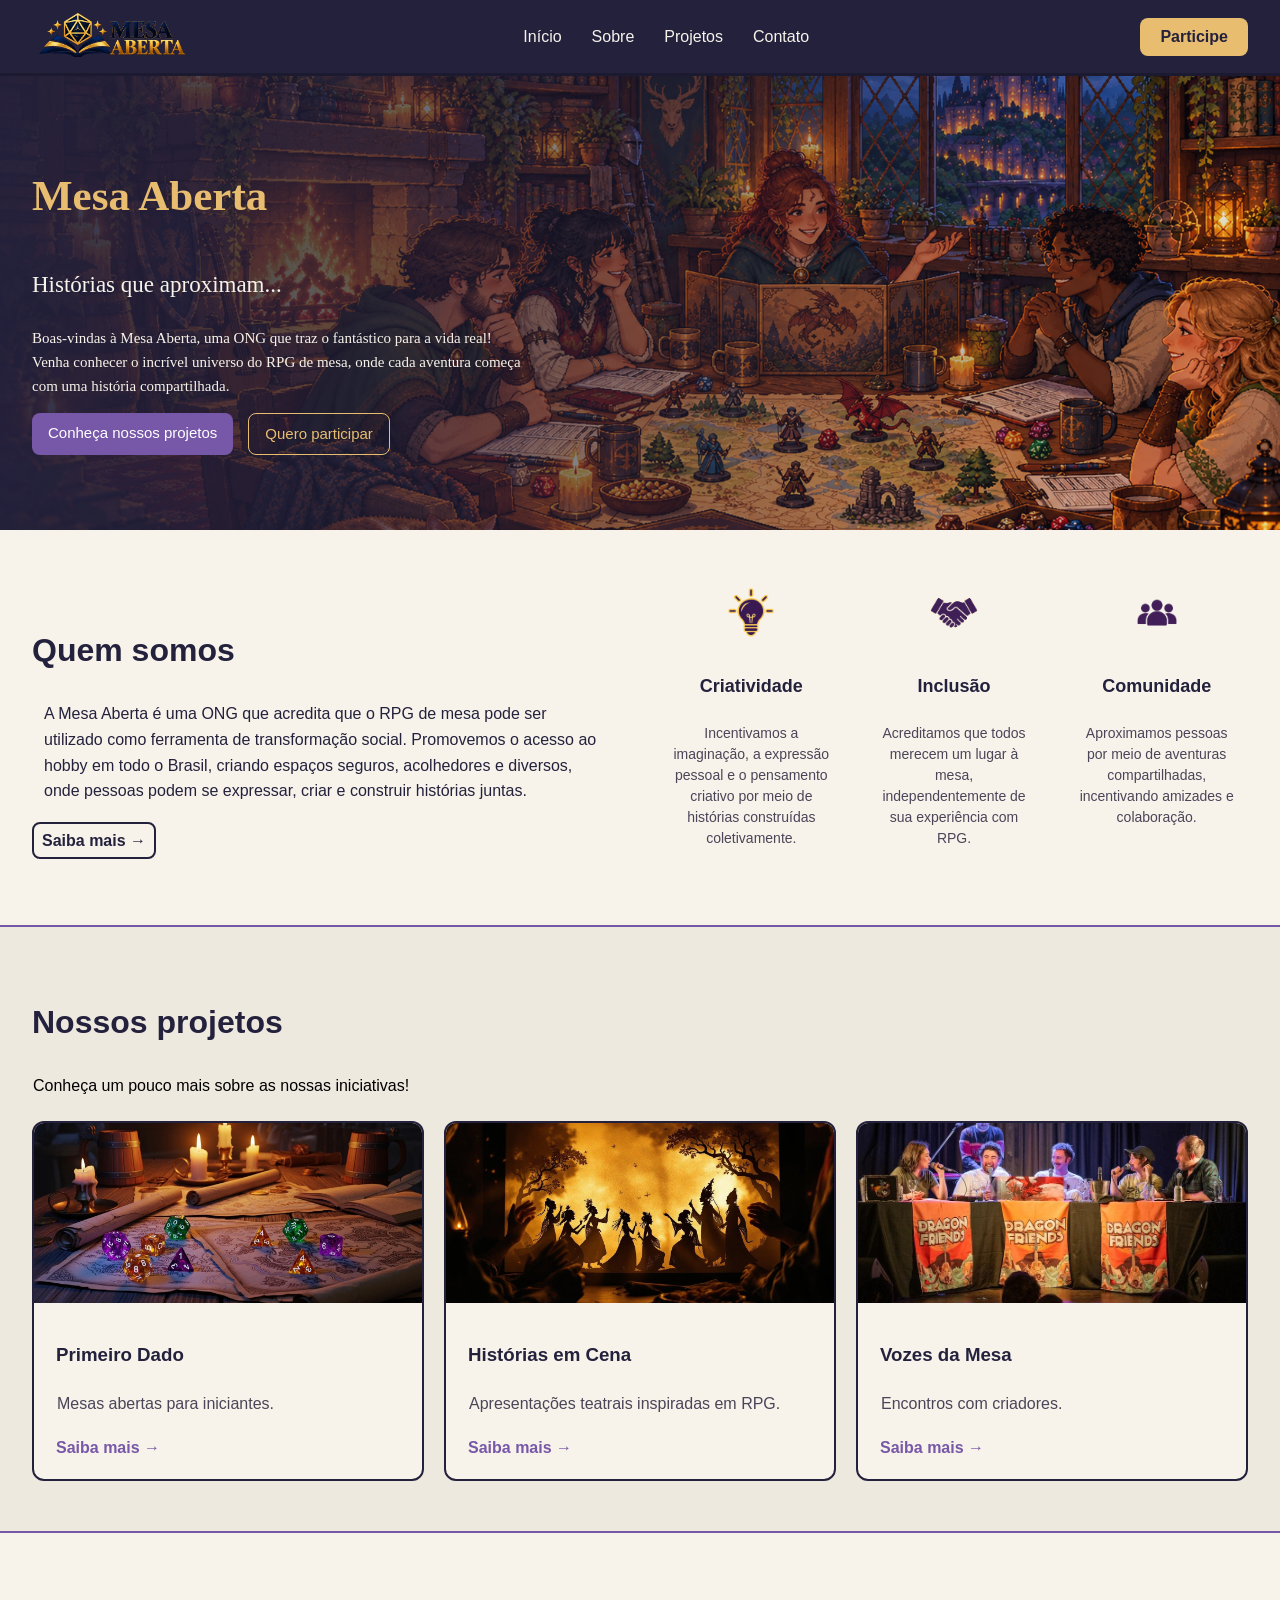
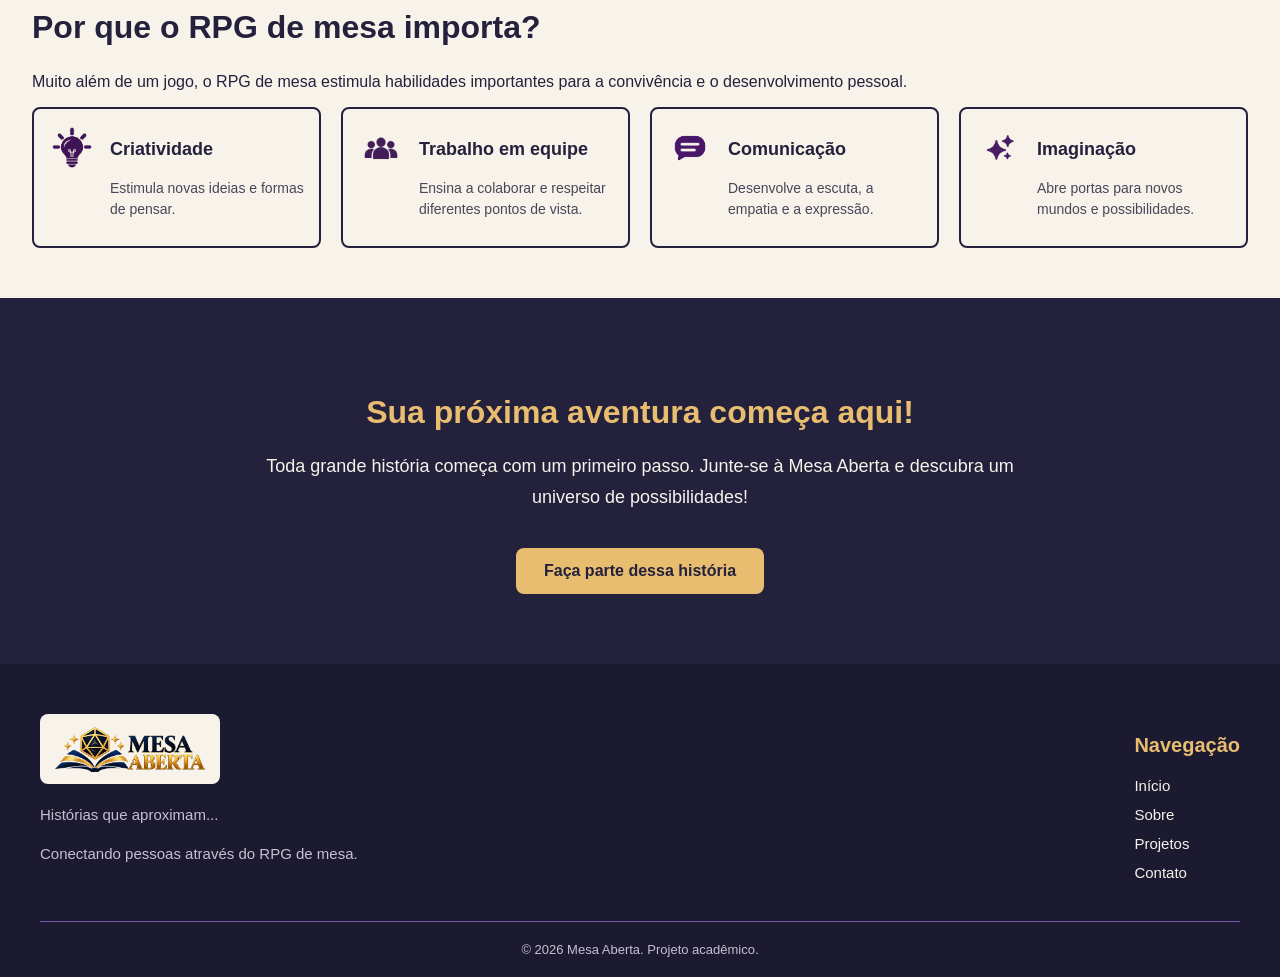
<file: index.html>
<!DOCTYPE html>
<html lang="pt-BR">
<head>
    <meta charset="UTF-8">
    <meta name="viewport" content="width=device-width, initial-scale=1.0">
    <title>Mesa Aberta | Início</title>
    <link rel="stylesheet" href="css/homepage.css">
    <link rel="icon" type="image/png" href="img/favicon.png">
</head>

<body>

    <!----------------- Início do cabeçalho----------------->
    <header>
        
        <a href="index.html"><img src="img/Mesa_Aberta_Logo_Header.png" alt="Logo da ONG, possuindo um livro aberto com um dado de 20 lados no centro." class="logo"></a>

        <nav>
            <a href="index.html">Início</a>
            <a href="sobre.html">Sobre</a>
            <a href="projetos.html">Projetos</a>
            <a href="contato.html">Contato</a>
        </nav>

            <a href="contato.html" class="botao-participe">Participe</a>

    </header>
    <!-----------------Fim do cabeçalho----------------->

    <!-----------------Início do conteúdo principal----------------->
    <main>

    <!-----------------Seção onde apresenta a ong e seu slogan----------------->
        <section class="slogan">

        <div class="conteudo-slogan">
            <h1>Mesa Aberta</h1>
            <p class="frase-slogan">Histórias que aproximam...</p>
            <p>Boas-vindas à Mesa Aberta, uma ONG que traz o fantástico para a vida real! Venha conhecer o incrível universo do RPG de mesa, onde cada aventura começa com uma história compartilhada.</p>

            <div class="botoes-slogan">
                <a href="projetos.html" class="botao-projetos">Conheça nossos projetos</a>
                <a href="contato.html#participar" class="botao-quero-participar">Quero  participar</a>
            </div>
        </div>

        </section>
    <!-----------------Fim da seção slogan----------------->

    <!----------------- Início da seção "quem somos"----------------->
        <section class="quem-somos">

            <div class="apresentacao-ong">
                <h2>Quem somos</h2>

                <p>A Mesa Aberta é uma ONG que acredita que o RPG de mesa pode ser utilizado como ferramenta de transformação social.
                Promovemos o acesso ao hobby em todo o Brasil, criando espaços seguros, acolhedores e diversos, onde pessoas podem se expressar, criar e construir histórias juntas.</p>

                <a href="sobre.html" class="botao-sobre">Saiba mais →</a>
            </div>

            <div class="valores-ong">
                <article>
                    <img src="img/criatividade-icone.png" alt="">
                    <h3>Criatividade</h3>

                    <p>Incentivamos a imaginação, a expressão pessoal e o pensamento criativo por meio de histórias construídas coletivamente.</p>

                </article>

                <article>
                    <img src="img/inclusao-icone.png" alt="">
                    <h3>Inclusão</h3>

                    <p>Acreditamos que todos merecem um lugar à mesa, independentemente de sua experiência com RPG.</p>

                </article>

                <article>
                    <img src="img/comunidade-icone.png" alt="">
                    <h3>Comunidade</h3>

                    <p>Aproximamos pessoas por meio de aventuras compartilhadas, incentivando amizades e colaboração.</p>
                </article>

            </div>

        </section>
    <!----------------- Fim da seção "quem somos"----------------->
<hr class="divisoria">
    <!----------------- Início da seção com resumo dos projetos----------------->
        <section class="nossos-projetos">

            <h2>Nossos projetos</h2>

            <p>Conheça um pouco mais sobre as nossas iniciativas!</p>

            <div class="cards-projetos">

                <article>
                    <img src="img/primeiro_dado.jpg" alt="Mesa com dados de rpg">
                
                    <div class="conteudo-card">
                        <h3>Primeiro Dado</h3>
                        <p>Mesas abertas para iniciantes.</p>
                        <a href="projetos.html" class="link-projeto">Saiba mais →</a>
                    </div>

                </article>
                    
                <article>
                    <img src="img/historias_em_cena.jpg" alt="Apresentação teatral em um palco">

                    <div class="conteudo-card">
                        <h3>Histórias em Cena</h3>
                        <p>Apresentações teatrais inspiradas em RPG.</p>
                        <a href="projetos.html" class="link-projeto">Saiba mais →</a>
                    </div>

                </article>

                <article>
                    <img src="img/vozes_da_mesa.jpg" alt="Participantes de um painel sobre RPG em um palco">

                    <div class="conteudo-card">
                        <h3>Vozes da Mesa</h3>
                        <p>Encontros com criadores.</p>
                        <a href="projetos.html" class="link-projeto">Saiba mais →</a>
                    </div>

                </article>

            </div>

        </section>
    <!----------------- Fim da seção com o resumo dos projetos----------------->    
<hr class="divisoria">
    <!----------------- Início da seção por que importa----------------->
        <section class="por-que-importa">

            <h2>Por que o RPG de mesa importa?</h2>

            <p>Muito além de um jogo, o RPG de mesa estimula habilidades importantes para a convivência e o desenvolvimento pessoal.</p>

            <div class="beneficios">

                <article>
                    <img src="img/criatividade.png" alt="">
                    <div class="texto-beneficio">
                        <h3>Criatividade</h3>
                        <p>Estimula novas ideias e formas de pensar.</p>
                    </div>

                </article>

                <article>
                    <img src="img/comunidade-icone.png" alt="">
                    <div class="texto-beneficio">
                        <h3>Trabalho em equipe</h3>
                        <p>Ensina a colaborar e respeitar diferentes pontos de vista.</p>
                    </div>

                </article>

                <article>
                    <img src="img/comunicacao.png" alt="">
                    <div class="texto-beneficio">
                        <h3>Comunicação</h3>
                        <p>Desenvolve a escuta, a empatia e a expressão.</p>
                    </div>

                </article>

                <article>
                    <img src="img/imaginacao.png" alt="">
                    <div class="texto-beneficio">
                        <h3>Imaginação</h3>
                        <p>Abre portas para novos mundos e possibilidades.</p>
                    </div>
                </article>

            </div>

        </section>
        <!----------------- Fim da seção por que importa----------------->

        <!----------------- Início da seção Participe ----------------->
<section class="convite-participar">

    <div class="conteudo-convite">

        <h2>Sua próxima aventura começa aqui!</h2>

        <p>
            Toda grande história começa com um primeiro
            passo. Junte-se à Mesa Aberta e descubra
            um universo de possibilidades!
        </p>

        <a href="contato.html"
           class="botao-convite">
            Faça parte dessa história
        </a>

    </div>

</section>

    </main>
    <!----------------- Fim do conteúdo principal----------------->

    

    <!-- Início do rodapé-->
   <footer class="rodape">

    <div class="conteudo-rodape">

        <!-- Identidade da ONG -->
        <div class="rodape-identidade">

            <img src="img/Mesa_Aberta_Logo_Header.png"
                 alt="Logo da Mesa Aberta"
                 class="logo-rodape">

            <p>Histórias que aproximam...</p>

            <p>
                Conectando pessoas através
                do RPG de mesa.
            </p>

        </div>

        <!-- Navegação -->
        <div class="rodape-navegacao">

            <h3>Navegação</h3>

            <nav class="rodape-links" aria-label="Navegação do rodapé">
                <a href="index.html">Início</a>
                <a href="sobre.html">Sobre</a>
                <a href="projetos.html">Projetos</a>
                <a href="contato.html">Contato</a>
            </nav>

        </div>

    </div>

    <!-- Parte inferior -->
    <div class="rodape-inferior">
        <p>© 2026 Mesa Aberta. Projeto acadêmico.</p>
    </div>

</footer>
    <!--Fim do rodapé-->

</body>

</html>
</file>
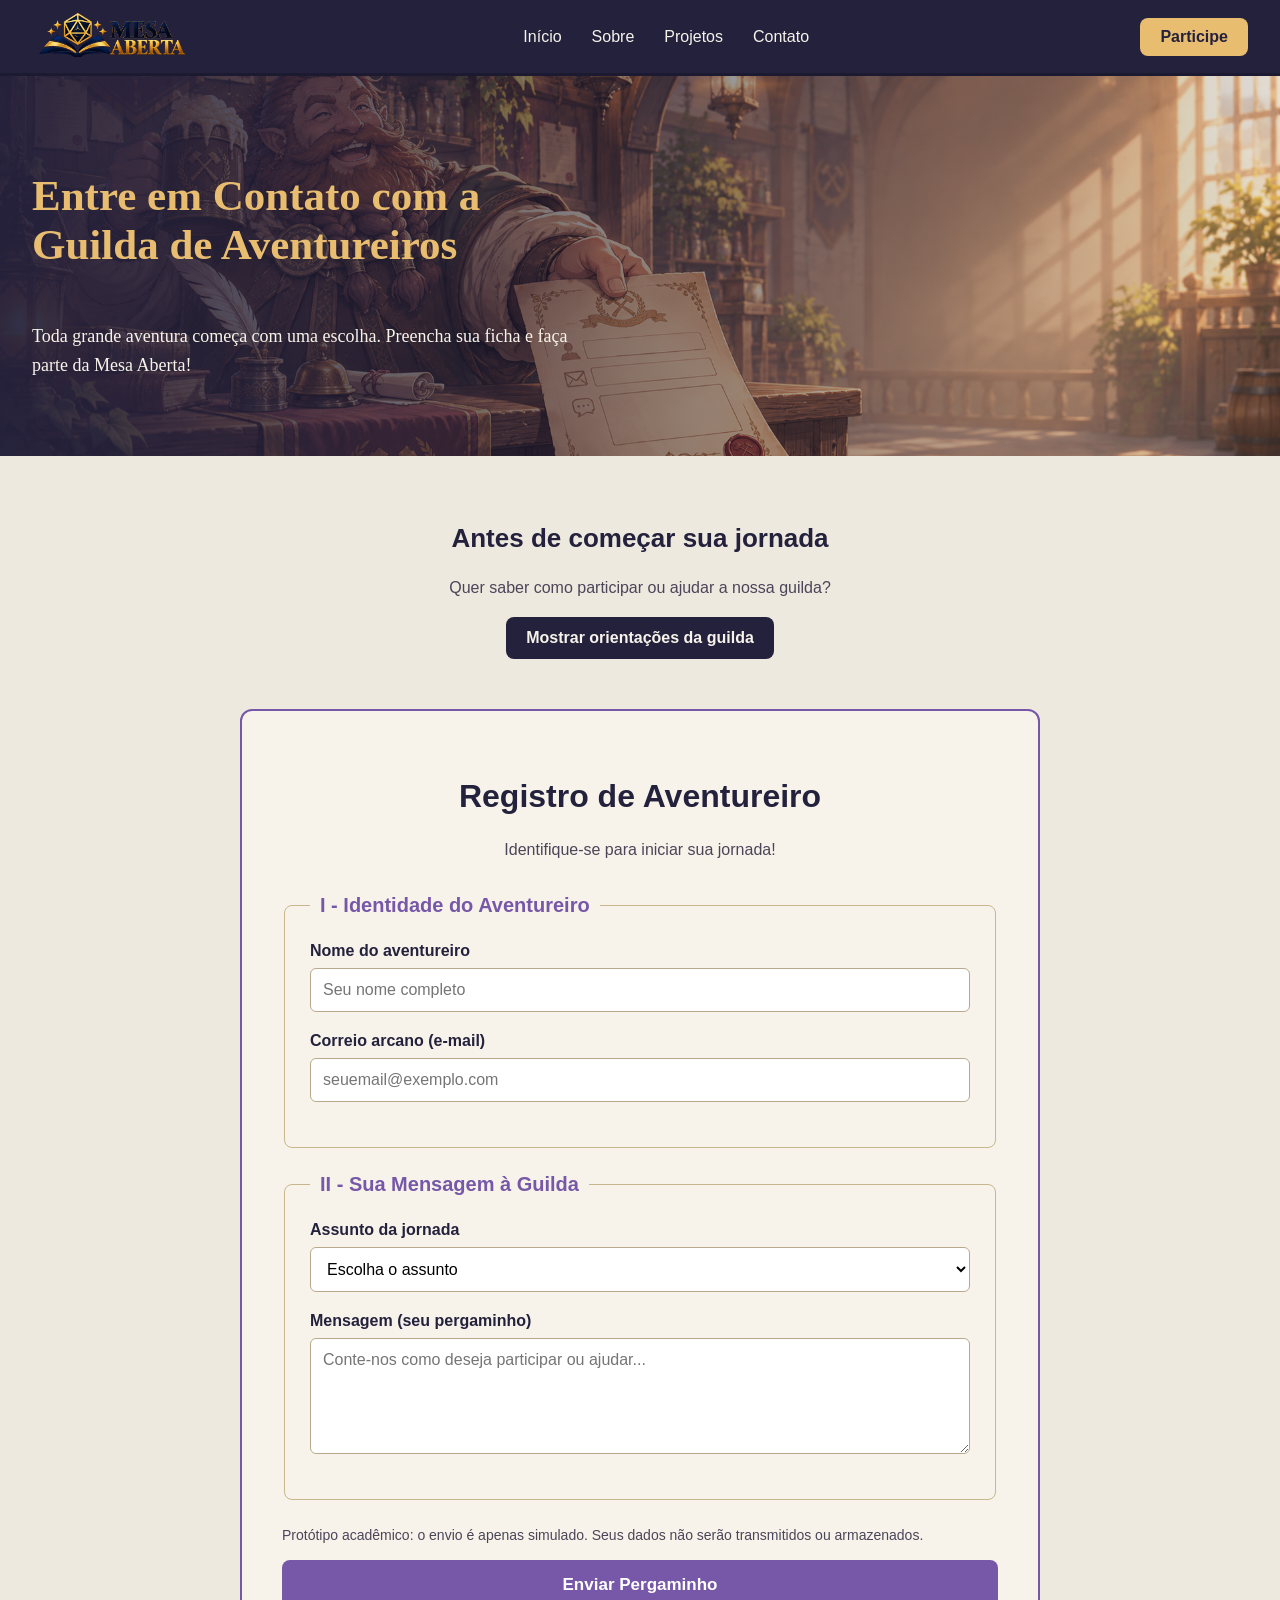
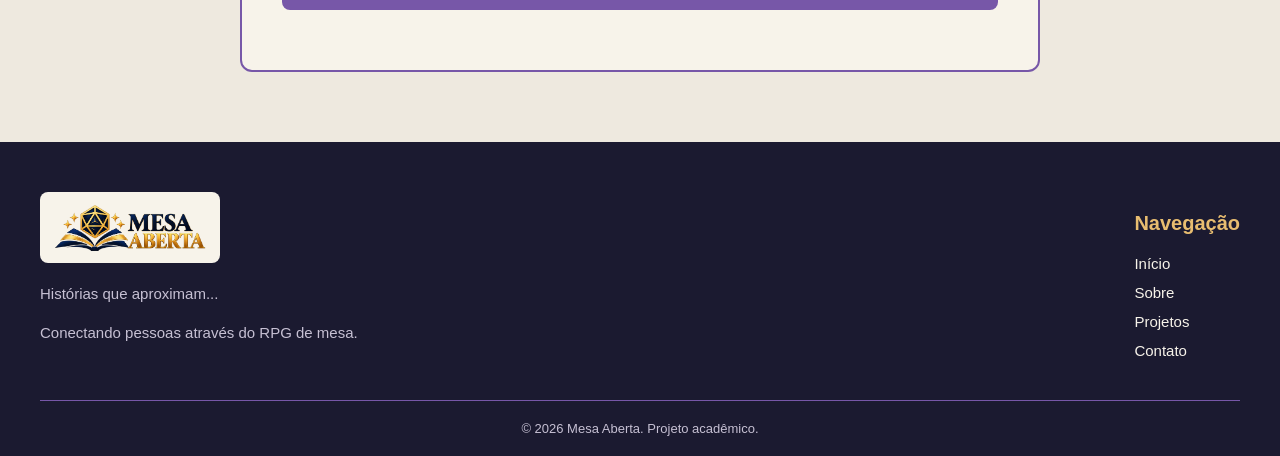
<file: contato.html>
<!DOCTYPE html>
<html lang="pt-BR">
<head>
    <meta charset="UTF-8">
    <meta name="viewport" content="width=device-width, initial-scale=1.0">
    <title>Mesa Aberta | Contato</title>
    <link rel="stylesheet" href="css/contato.css">
    <link rel="icon" type="image/png" href="img/favicon.png">
    <script src="js/contato.js" defer></script>
</head>
<body>
    <!-- Cabecalho compartilhado entre as paginas -->
    <header>
        <a href="index.html">
            <img src="img/Mesa_Aberta_Logo_Header.png"
                 alt="Logo da ONG Mesa Aberta, com livro e dado de vinte faces"
                 class="logo">
        </a>

        <nav aria-label="Navegação principal">
            <a href="index.html">Início</a>
            <a href="sobre.html">Sobre</a>
            <a href="projetos.html">Projetos</a>
            <a href="contato.html">Contato</a>
        </nav>

        <a href="contato.html#participar" class="botao-participe">Participe</a>
    </header>

    <main>
        <!-- Banner com imagem de fundo -->
        <section class="banner-contato">
            <h1>Entre em Contato com a Guilda de Aventureiros</h1>
            <p>
                Toda grande aventura começa com uma escolha.
                Preencha sua ficha e faça parte da Mesa Aberta!
            </p>
        </section>

        <!-- Interacao adicional: orientacoes de participacao -->
        <section class="secao-orientacoes" aria-labelledby="titulo-orientacoes">
            <div class="conteudo-orientacoes">
                <h2 id="titulo-orientacoes">Antes de começar sua jornada</h2>
                <p>Quer saber como participar ou ajudar a nossa guilda?</p>

                <button type="button" id="botao-orientacoes"
                        aria-controls="painel-orientacoes" aria-expanded="false">
                    Mostrar orientações da guilda
                </button>

                <div id="painel-orientacoes" class="painel-orientacoes" hidden>
                    <p>
                        A Mesa Aberta acolhe pessoas que querem conhecer o RPG de mesa,
                        colaborar como voluntárias ou propor parcerias.
                    </p>
                    <p>
                        Para participar, escolha um assunto no formulário abaixo e descreva
                        seu interesse. Não é necessário ter experiência anterior com RPG.
                    </p>
                </div>
            </div>
        </section>

        <!-- Formulario - envio apenas simulado -->
        <section class="secao-ficha" id="participar" aria-labelledby="titulo-ficha">
            <div class="ficha-aventureiro">
                <h2 id="titulo-ficha">Registro de Aventureiro</h2>
                <p class="descricao-ficha">Identifique-se para iniciar sua jornada!</p>

                <form id="form-contato" novalidate>
                    <fieldset class="grupo-ficha">
                        <legend>I - Identidade do Aventureiro</legend>

                        <div class="campo">
                            <label for="nome">Nome do aventureiro</label>
                            <input type="text" id="nome" name="nome"
                                   placeholder="Seu nome completo"
                                   autocomplete="name" minlength="3" required>
                        </div>

                        <div class="campo">
                            <label for="email">Correio arcano (e-mail)</label>
                            <input type="email" id="email" name="email"
                                   placeholder="seuemail@exemplo.com"
                                   autocomplete="email" required>
                        </div>
                    </fieldset>

                    <fieldset class="grupo-ficha">
                        <legend>II - Sua Mensagem à Guilda</legend>

                        <div class="campo">
                            <label for="assunto">Assunto da jornada</label>
                            <select id="assunto" name="assunto" required>
                                <option value="">Escolha o assunto</option>
                                <option value="participar">Participar de um projeto</option>
                                <option value="voluntariado">Ser voluntário</option>
                                <option value="parceria">Propor uma parceria</option>
                                <option value="duvida">Dúvida ou sugestão</option>
                            </select>
                        </div>

                        <div class="campo">
                            <label for="mensagem">Mensagem (seu pergaminho)</label>
                            <textarea id="mensagem" name="mensagem" rows="5"
                                      minlength="10" required
                                      placeholder="Conte-nos como deseja participar ou ajudar..."></textarea>
                        </div>
                    </fieldset>

                    <p class="aviso-simulacao">
                        Protótipo acadêmico: o envio é apenas simulado.
                        Seus dados não serão transmitidos ou armazenados.
                    </p>

                    <button type="submit" class="botao-enviar">Enviar Pergaminho</button>
                    <p id="mensagem-retorno" role="status" aria-live="polite"></p>
                </form>
            </div>
        </section>
    </main>

    <!-- Rodape compartilhado entre as paginas -->
    <footer class="rodape">
        <div class="conteudo-rodape">
            <div class="rodape-identidade">
                <img src="img/Mesa_Aberta_Logo_Header.png"
                     alt="Logo da Mesa Aberta" class="logo-rodape">
                <p>Histórias que aproximam...</p>
                <p>Conectando pessoas através do RPG de mesa.</p>
            </div>

            <div class="rodape-navegacao">
                <h3>Navegação</h3>
                <nav class="rodape-links" aria-label="Navegação do rodapé">
                    <a href="index.html">Início</a>
                    <a href="sobre.html">Sobre</a>
                    <a href="projetos.html">Projetos</a>
                    <a href="contato.html">Contato</a>
                </nav>
            </div>
        </div>

        <div class="rodape-inferior">
            <p>© 2026 Mesa Aberta. Projeto acadêmico.</p>
        </div>
    </footer>
</body>
</html>
</file>
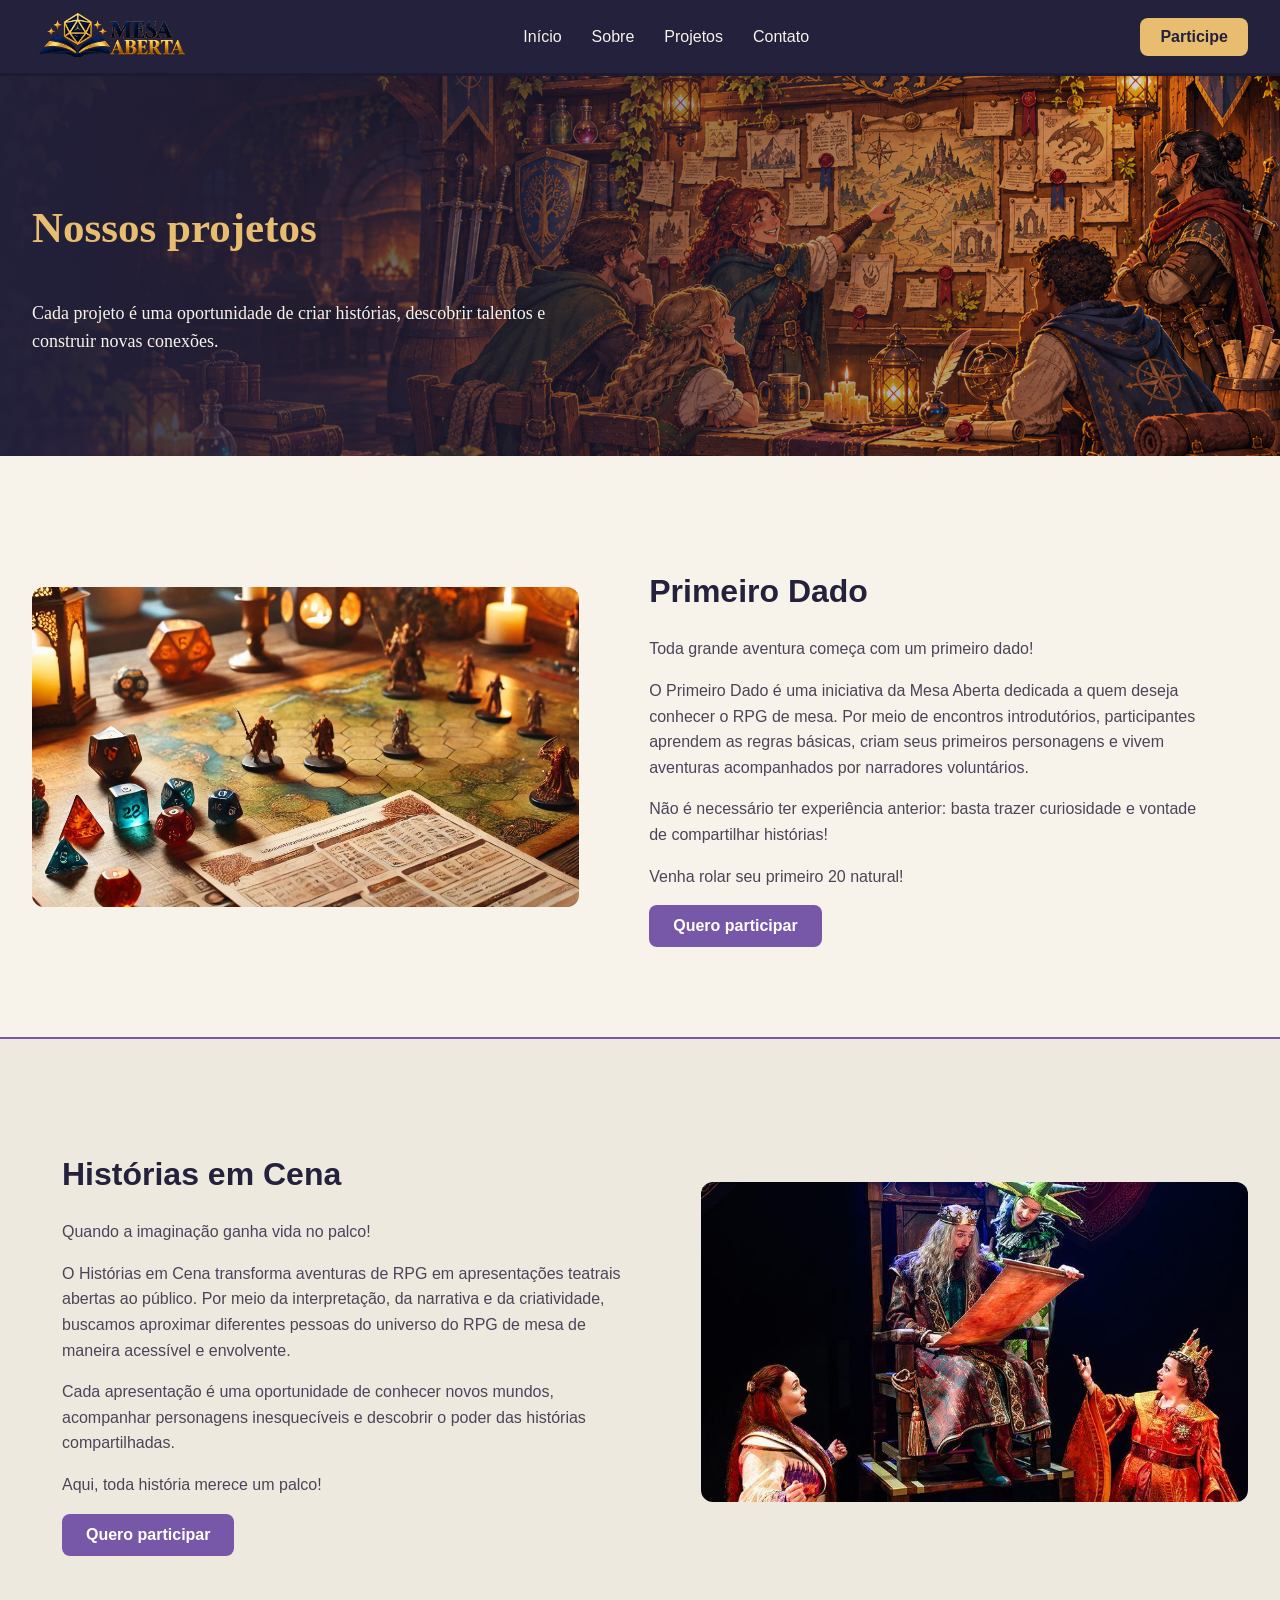
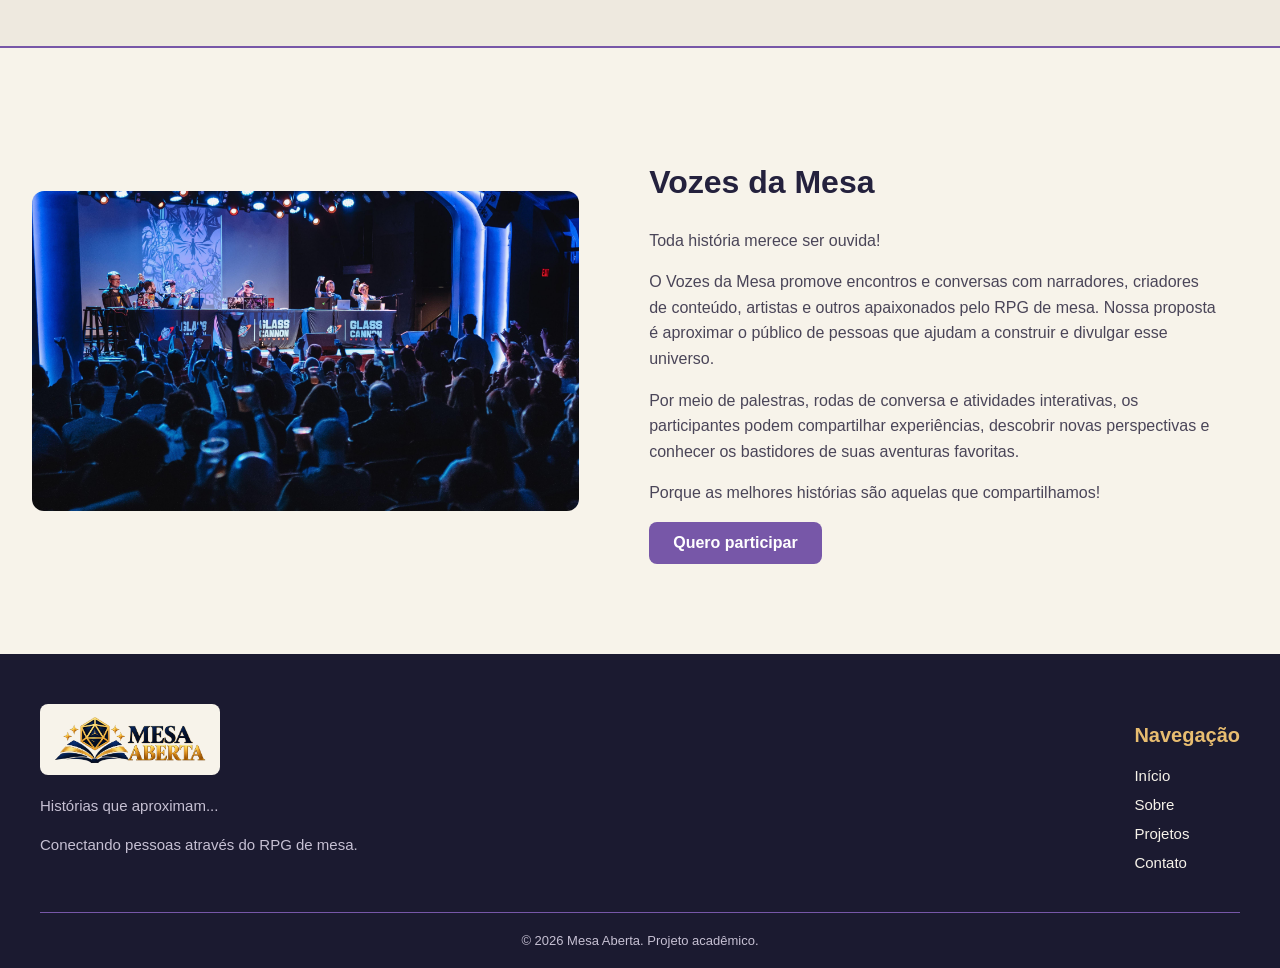
<file: projetos.html>
<!DOCTYPE html>
<html lang="pt-BR">
<head>
    <meta charset="UTF-8">
    <meta name="viewport" content="width=device-width, initial-scale=1.0">
    <title>Mesa Aberta | Projetos</title>
    <link rel="stylesheet" href="css/projetos.css">
    <link rel="icon" type="image/png" href="img/favicon.png">
</head>

<body>

    <!----------------- Início do cabeçalho----------------->
    <header>
        
        <a href="index.html"><img src="img/Mesa_Aberta_Logo_Header.png" alt="Logo da ONG, possuindo um livro aberto com um dado de 20 lados no centro." class="logo"></a>

        <nav>
            <a href="index.html">Início</a>
            <a href="sobre.html">Sobre</a>
            <a href="projetos.html">Projetos</a>
            <a href="contato.html">Contato</a>
        </nav>

            <a href="contato.html" class="botao-participe">Participe</a>

    </header>
    <!----------------- Fim do cabeçalho----------------->

     <!-----------------Início do conteúdo principal----------------->
    <main>

    <!----------------- Banner ----------------->
        <section class="banner-projetos">

            <div class="conteudo-banner">
                <h1>Nossos projetos</h1>
                <p>Cada projeto é uma oportunidade de criar histórias, descobrir talentos e construir novas conexões.</p>
            </div>

        </section>
    <!----------------- Fim do Banner ----------------->

    <!----------------- Seção primeiro dado ----------------->
        <section class="secao-projeto">
            
            <img src="img/primeiro_dado_projeto.jpg" alt="Uma mesa com velas e diversos acessórios de rpg.">

            <div class="conteudo-projeto">

                <h2>Primeiro Dado</h2>
                <p>Toda grande aventura começa com um primeiro dado!</p>
                <p>O Primeiro Dado é uma iniciativa da Mesa Aberta dedicada a quem deseja conhecer o RPG de mesa. Por meio de encontros introdutórios, participantes aprendem as regras básicas, criam seus primeiros personagens e vivem aventuras acompanhados por narradores voluntários.</p>
                <p>Não é necessário ter experiência anterior: basta trazer curiosidade e vontade de compartilhar histórias!</p>
                <p>Venha rolar seu primeiro 20 natural!</p>

                <a href="contato.html" class="botao-projeto">Quero participar</a>

            </div>

        </section>
        <!----------------- Fim da seção primeiro dado ----------------->
<hr class="divisoria-projetos">
        <!----------------- Seção histórias em cena ----------------->
        <section class="secao-projeto projeto-invertido">

            <img src="img/historias_em_cena_projeto.jpg" alt="Um grupo de pessoas atuando">

            <div class="conteudo-projeto">

                <h2>Histórias em Cena</h2>
                <p>Quando a imaginação ganha vida no palco!</p>
                <p>O Histórias em Cena transforma aventuras de RPG em apresentações teatrais abertas ao público. Por meio da interpretação, da narrativa e da criatividade, buscamos aproximar diferentes pessoas do universo do RPG de mesa de maneira acessível e envolvente.</p>
                <p>Cada apresentação é uma oportunidade de conhecer novos mundos, acompanhar personagens inesquecíveis e descobrir o poder das histórias compartilhadas.</p>
                <p>Aqui, toda história merece um palco!</p>

                <a href="contato.html" class="botao-projeto">Quero participar</a>

            </div>

        </section>
    <!----------------- Fim da seção histórias em cena ----------------->
<hr class="divisoria-projetos">
    <!----------------- Início da seção Vozes da Mesa ----------------->

        <section class="secao-projeto">

            <img src="img/vozes_da_mesa_projeto.jpg" alt="Público acompanhando uma apresentação com convidados em um palco.">

            <div class="conteudo-projeto">

                <h2>Vozes da Mesa</h2>
                <p>Toda história merece ser ouvida!</p>
                <p>O Vozes da Mesa promove encontros e conversas com narradores, criadores de conteúdo, artistas e outros apaixonados pelo RPG de mesa. Nossa proposta é aproximar o público de pessoas que ajudam a construir e divulgar esse universo.</p>
                <p>Por meio de palestras, rodas de conversa e atividades interativas, os participantes podem compartilhar experiências, descobrir novas perspectivas e conhecer os bastidores de suas aventuras favoritas.</p>
                <p>Porque as melhores histórias são aquelas que compartilhamos!</p>

                <a href="contato.html" class="botao-projeto">Quero participar</a>

            </div>

        </section>

    </main>
      <!----------------- Fim do conteúdo principal----------------->

        <!-- Início do rodapé-->
   <footer class="rodape">

    <div class="conteudo-rodape">

        <!-- Identidade da ONG -->
        <div class="rodape-identidade">

            <img src="img/Mesa_Aberta_Logo_Header.png"
                 alt="Logo da Mesa Aberta"
                 class="logo-rodape">

            <p>Histórias que aproximam...</p>

            <p>
                Conectando pessoas através
                do RPG de mesa.
            </p>

        </div>

        <!-- Navegação -->
        <div class="rodape-navegacao">

            <h3>Navegação</h3>

            <nav class="rodape-links" aria-label="Navegação do rodapé">
                <a href="index.html">Início</a>
                <a href="sobre.html">Sobre</a>
                <a href="projetos.html">Projetos</a>
                <a href="contato.html">Contato</a>
            </nav>

        </div>

    </div>

    <!-- Parte inferior -->
    <div class="rodape-inferior">
        <p>© 2026 Mesa Aberta. Projeto acadêmico.</p>
    </div>

</footer>
    <!--Fim do rodapé-->

</body>

</html>
</file>
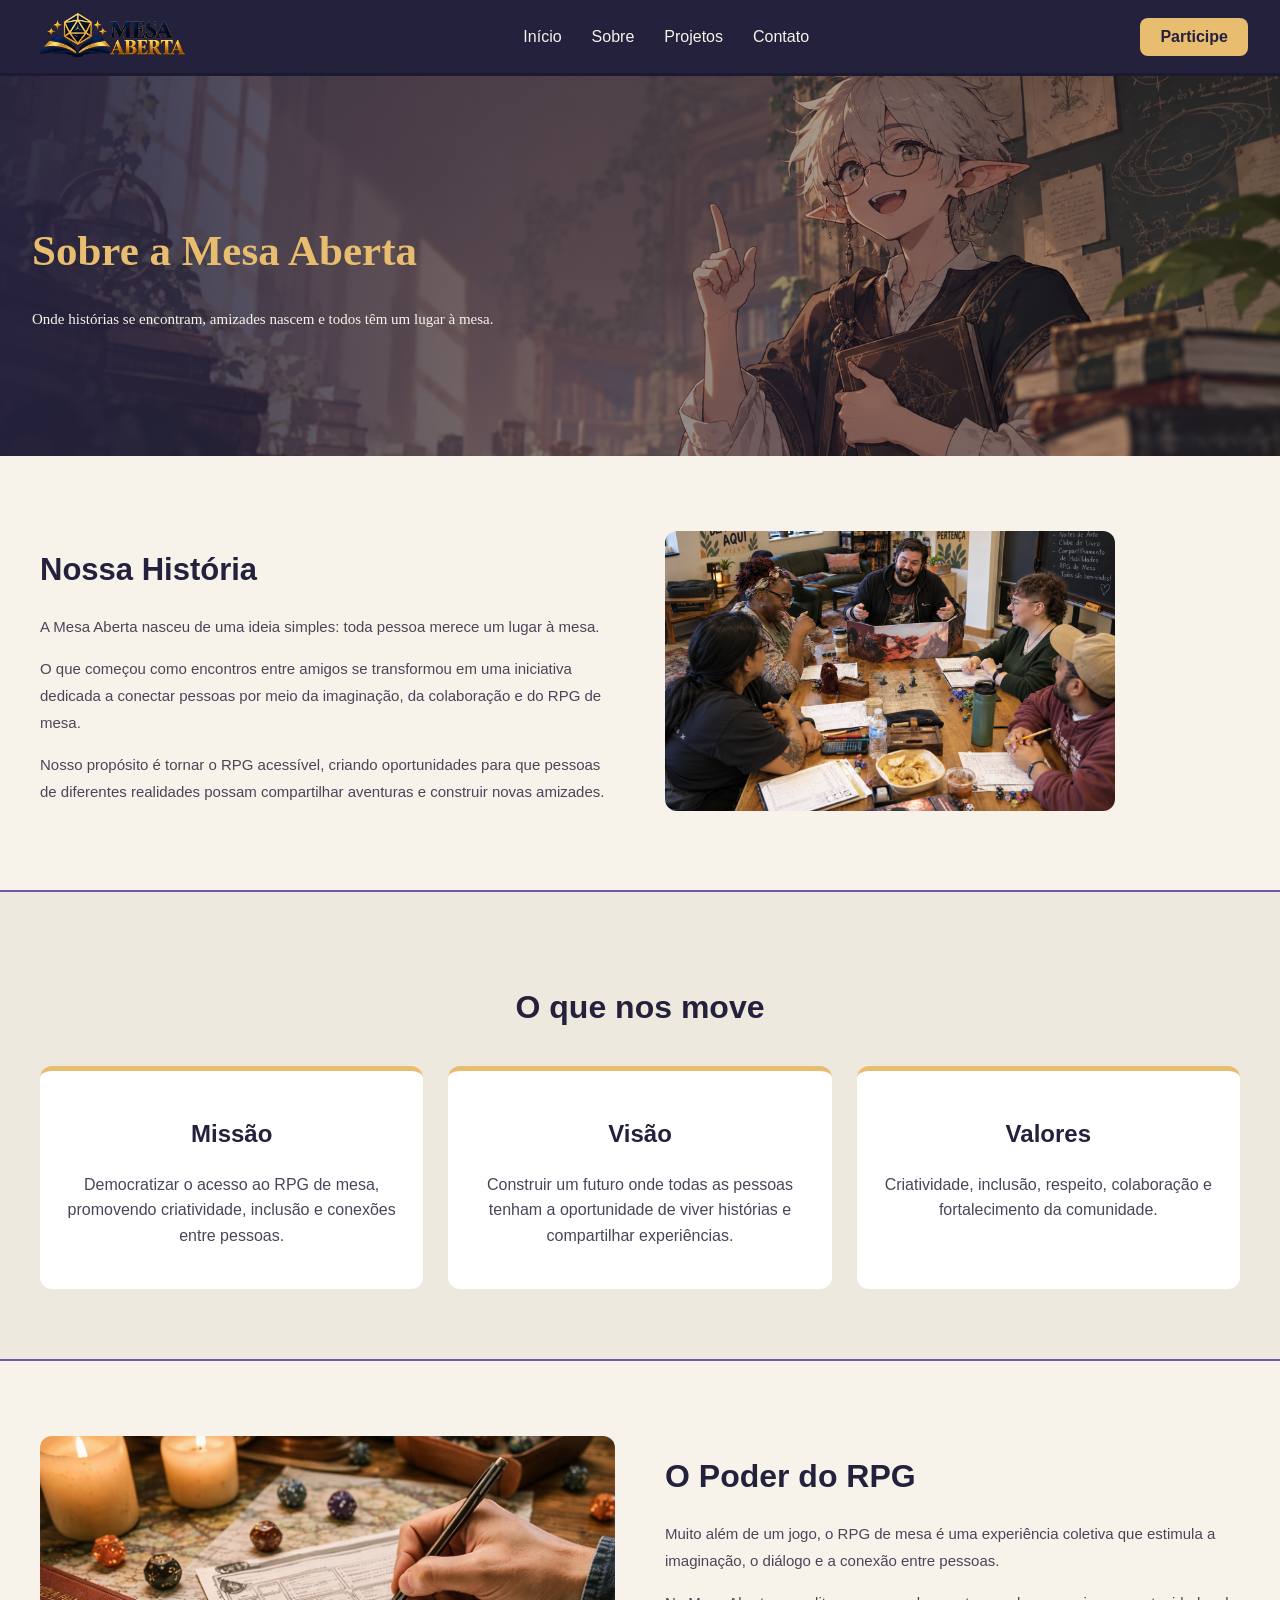
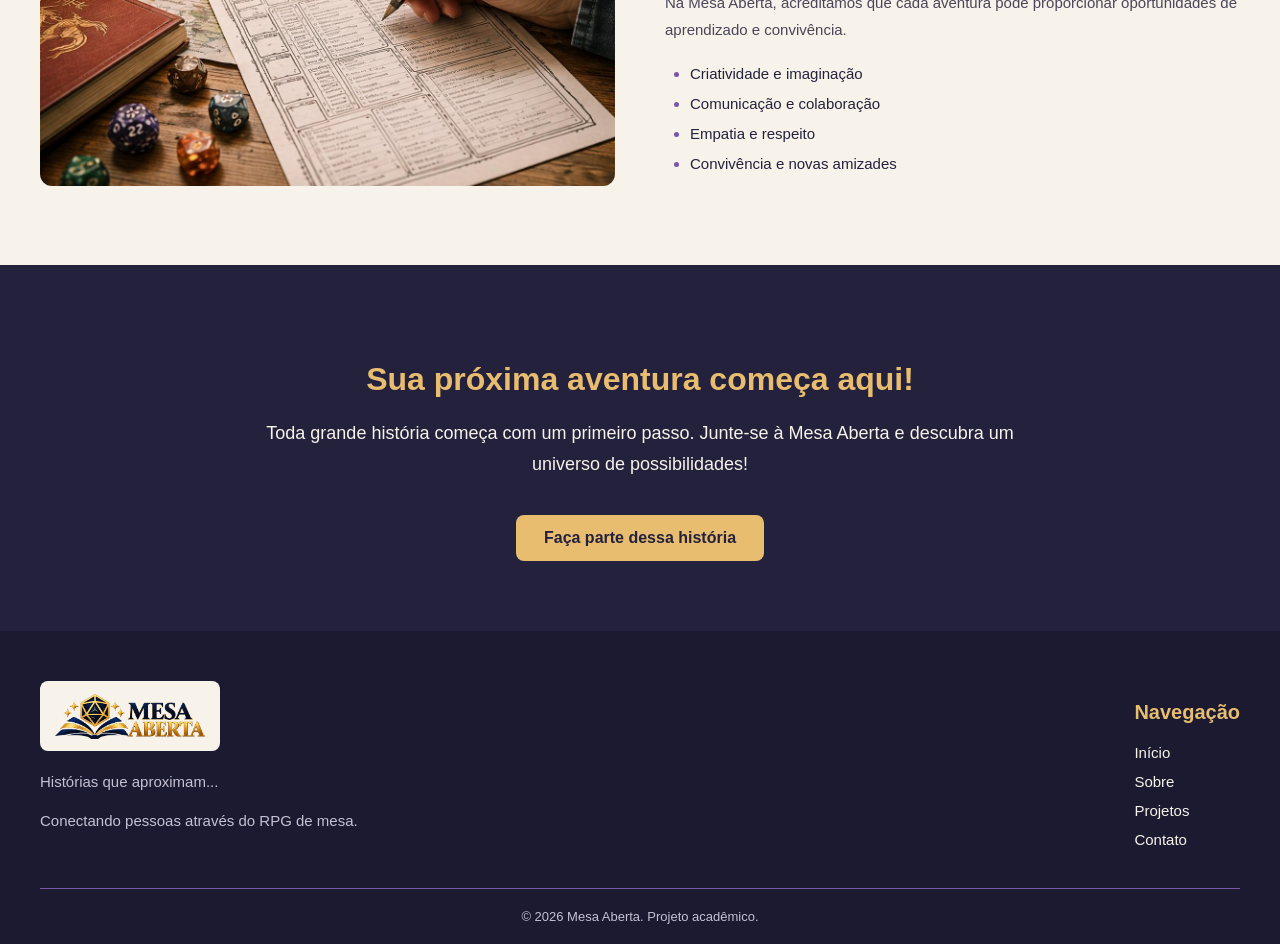
<file: sobre.html>
<!DOCTYPE html>
<html lang="pt-BR">

<head>
    <meta charset="UTF-8">
    <meta name="viewport" content="width=device-width, initial-scale=1.0">
    <title>Mesa Aberta | Sobre</title>
    <link rel="stylesheet" href="css/sobre.css">
    <link rel="icon" type="image/png" href="img/favicon.png">
</head>

<body>
 <header>
    <a href="index.html">
        <img src="img/Mesa_Aberta_Logo_Header.png" alt="Logo da ONG Mesa Aberta"
        class="logo">
    </a>

    <nav>
        <a href="index.html">Início</a>
        <a href="sobre.html">Sobre</a>
        <a href="projetos.html">Projetos</a>
        <a href="contato.html">Contato</a>
    </nav>

    <a href="contato.html#participar" class="botao-participe">Participe

    </a>
 </header>
 <!-- Fim do Cabeçalho -->

 <!-- Início do conteúdo principal -->

 <main>

    <!-- Banner da página Sobre -->
    <section class="banner-sobre">

        <div class="conteudo-banner">
            <h1>Sobre a Mesa Aberta</h1>

            <p> 
                Onde histórias se encontram,
                amizades nascem e todos têm
                um lugar à mesa.
            </p>
        </div>
    </section>

  <!-- Fim do banner da página Sobre -->

 <!-- Início da seção Nossa História -->
  <section class="nossa-historia">

    <div class="conteudo-historia">

        <!-- Parte esquerda: textos -->

         <div class="texto-historia">

            <h2>Nossa História</h2>

            <p>
                A Mesa Aberta nasceu de uma ideia simples:
                toda pessoa merece um lugar à mesa.
            </p>
            <p>
                O que começou como encontros entre amigos
                se transformou em uma iniciativa dedicada
                a conectar pessoas por meio da imaginação,
                da colaboração e do RPG de mesa.
            </p>
            <p>
                Nosso propósito é tornar o RPG acessível,
                criando oportunidades para que pessoas
                de diferentes realidades possam compartilhar
                aventuras e construir novas amizades.
            </p>

        </div> 

        <!-- Parte direita: imagem -->
        <div class="imagem-historia">

            <img src="img/mesa_rpg.jpg" 
            alt="Pessoas reunidas jogando RPG de mesa">

        </div>

    </div>  

  </section>

  <!-- Fim da seção Nossa História -->
<hr class="divisoria">
  <!-- Início da seção Missão, Visão e Valores -->
  <section class="nossos-principios">
    
    <h2>O que nos move</h2>

    <div class="cards-principios">

        <article class="card">
            <h3>Missão</h3>
            <p>Democratizar o acesso ao RPG de mesa,
                promovendo criatividade, inclusão
                e conexões entre pessoas.
            </p>
        </article>

         <article class="card">
            <h3>Visão</h3>
            <p>Construir um futuro onde todas
                as pessoas tenham a oportunidade
                de viver histórias e compartilhar
                experiências.
            </p>
        </article>

         <article class="card">
            <h3>Valores</h3>
            <p> Criatividade, inclusão, respeito,
                colaboração e fortalecimento
                da comunidade.
            </p>

        </article>

    </div>

  </section>
  <!-- Fim da seção Missão, Visão e Valores -->
<hr class="divisoria">
  <!-- Início da seção O Poder do RPG -->
<section class="poder-rpg">

    <div class="conteudo-rpg">

        <!-- Imagem à esquerda -->
        <div class="imagem-rpg">
            <img src="img/dados_rpg.png"
                 alt="Dados e materiais de RPG de mesa">
        </div>

        <!-- Texto à direita -->
        <div class="texto-rpg">

            <h2>O Poder do RPG</h2>

            <p>
                Muito além de um jogo, o RPG de mesa
                é uma experiência coletiva que
                estimula a imaginação, o diálogo
                e a conexão entre pessoas.
            </p>

            <p>
                Na Mesa Aberta, acreditamos que
                cada aventura pode proporcionar
                oportunidades de aprendizado
                e convivência.
            </p>

            <ul>
                <li>Criatividade e imaginação</li>
                <li>Comunicação e colaboração</li>
                <li>Empatia e respeito</li>
                <li>Convivência e novas amizades</li>
            </ul>

        </div>

    </div>

</section>

<!-- Fim da seção O Poder do RPG -->

<!-- Início da seção Participe -->

<section class="convite-participar">

    <div class="conteudo-convite">

        <h2>Sua próxima aventura começa aqui!</h2>

        <p>
            Toda grande história começa com um primeiro
            passo. Junte-se à Mesa Aberta e descubra
            um universo de possibilidades!
        </p>

        <a href="contato.html"
           class="botao-convite">
            Faça parte dessa história
        </a>

    </div>

</section>

 </main>

<!-- Fim da seção Participe -->

 <!-- Início do rodapé -->
  
<footer class="rodape">

    <div class="conteudo-rodape">

        <!-- Identidade da ONG -->
        <div class="rodape-identidade">

            <img src="img/Mesa_Aberta_Logo_Header.png"
                 alt="Logo da Mesa Aberta"
                 class="logo-rodape">

            <p>Histórias que aproximam...</p>

            <p>
                Conectando pessoas através
                do RPG de mesa.
            </p>

        </div>

        <!-- Navegação -->
        <div class="rodape-navegacao">

            <h3>Navegação</h3>

            <nav class="rodape-links" aria-label="Navegação do rodapé">
                <a href="index.html">Início</a>
                <a href="sobre.html">Sobre</a>
                <a href="projetos.html">Projetos</a>
                <a href="contato.html">Contato</a>
            </nav>

        </div>

    </div>

    <!-- Parte inferior -->
    <div class="rodape-inferior">
        <p>© 2026 Mesa Aberta. Projeto acadêmico.</p>
    </div>

</footer>

<!-- Fim do rodapé -->

</body>

</html>
</file>
<file: css/homepage.css>
/* Formatação global */

* {
    box-sizing: border-box;
}

/*Linha divisória*/

.divisoria {
    border: none;
    border-top: 2px solid #7757A8;
    margin: 0;
}

/* --------------------------- Cabeçalho ---------------------------*/

/*Formatando o cabeçalho*/

header {
    background-color: #24213D;
    display: flex;
    justify-content: space-between;
    align-items: center;
    padding: 8px 32px;
    border-bottom: solid #1b1a30;
}

/* Formatando a classe LOGO, para mudar apenas as propriedades da logo */

.logo {
    max-width: 160px;
    height: auto;
}

/*Formatando o menu de navegação, dentro do header */

nav {
    display: flex;
    gap: 30px;
    align-items: center;
}

/* Formatando os links presentes no menu de navegação*/

nav a{
    color: #F7F3EA;
    text-decoration: none;
    font-size: 16px;
}

nav a:hover{
    color: #E8BD70;
}

/* Formatando o botão participe presente no cabeçalho */

.botao-participe {
    background-color: #E8BD70;
    color: #24213D;
    padding: 10px 20px;
    border-radius: 8px;
    text-decoration: none;
    font-weight: bold;
    transition: background-color 0.3s;
}

/*Formatando o corpo do site */

body {
    margin: 0; /*tirando a margem automática do navegador */
    font-family: Arial, sans-serif;
}

/* interação quando o mouse passa por cima do botão participe presente no cabeçalho*/

.botao-participe:hover {
    background-color: #F5D391;
}

/* --------------------------- Seção Slogan ---------------------------*/

/*Formatação da seção Slogan*/
.slogan {
    display: flex;
    align-items: center;
    gap: 40px;
    padding: 50px 32px;
    background-color: #24213D;

    /*Colocando imagem ao fundo do slogan*/
    
    background-image:linear-gradient(to right, rgba(36, 33, 61, 0.95), rgba(36, 33, 61, 0.10)), url(../img/jogadores_banner.png);

    /*Foi utilizado linear-gradient para a direita (to right) para definir uma cor inicial e uma cor final com efeito de transparência.*/

    background-size: cover; /*faz a imagem preencher toda a seção*/ 
    background-position: center; /*alinha a imagem no centro*/
    min-height: 380px; 
}

/*Formatando o título do slogan*/
.conteudo-slogan h1 {
    color: #E8BD70;
    font-size: 43px;
    font-family: 'Times New Roman';
}

.conteudo-slogan p{
    font-family: 'Times New Roman';
}

/*Formatando os parágrafos do slogan*/
.frase-slogan {
    font-size: 23px;
    font-weight: 500;
    color: #F7F3EA;
    font-family: 'Times New Roman';
}

/*Formatando a div que contém todo o conteúdo do slogan */
.conteudo-slogan{
    color: #F7F3EA;
    line-height: 1.6;
    font-size: 15px;
    font-weight: 500;
    margin-bottom: 25px;
    max-width: 500px;
    flex: 1;
}

/*Formatação do contêiner que possui os 2 botões na seção slogan*/
.botoes-slogan{
    display: flex;
    gap: 15px;
}

/*Formatação dos dois botões presentes no contêner slogan */

.botao-projetos{
    background-color: #7757A8;
    text-decoration: none;
    color: white;
    padding: 8px 16px;
    border-radius: 8px;
    transition: background-color 0.3s;
}

.botao-quero-participar{
    text-decoration: none;
    color: #E8BD70;
    padding: 8px 16px;
    border-radius: 8px;
    border: 1px solid #E8BD70;
    transition: color 0.3s;
}

.botao-projetos:hover{
    background-color: #62488a;
}

.botao-quero-participar:hover{
    border: 1px solid #ad8d53;
    color: #ad8d53;
}

/* --------------------------- Seção Quem somos ---------------------------*/

/*Formatando a seção "quem somos" inteira */
.quem-somos{
    display: flex;
    align-items: center;
    gap: 40px;
    padding: 50px 32px;
    background-color: #F7F3EA;
}

.quem-somos p{
    padding: 12px;
}

/*contêiner "apresentação*/
.apresentacao-ong{
    flex: 1;
}

/*Título do contêiner*/
.apresentacao-ong h2{
    color: #24213D;
    font-size: 32px;
    margin-bottom: 	20px;
}

/*páragrafo do contêiner*/
.apresentacao-ong p{
    color: #24213d;
    font-size: 16px;
    line-height: 1.6;
}

/*contêiner "valores"*/
.valores-ong{
    flex: 1;
    display: flex;
    gap: 20px;
    text-align: center;
    align-items: flex-start;
}

.valores-ong article{
    flex: 1;
}

.botao-sobre {
    color: #24213D;
    text-decoration: none;
    font-weight: bold;
    border: 2px solid #24213D;
    border-radius: 8px;
    padding: 8px;
    text-align: center;
    transition: background-color 0.3s;
}

.valores-ong h3{
    color: #24213D;
    font-size: 18px;
    margin-bottom: 12px;
}

.valores-ong p {
    color: #4a4558;
    font-size: 14px;
    line-height: 1.5;
}

.botao-sobre:hover{
    background-color: #cfccc6;
    
}

/*Formatando as imagens dos artigos (articles)*/

.valores-ong article img{
    width: 62px;
    height: 62px;
    object-fit: contain; /*evita distorções*/
    margin-bottom: 12px;
}

/* ----------------------- Seção nossos projetos -----------------------*/

/*Formatção da seção Nossos projetos*/
.nossos-projetos {
    padding: 50px 32px;
    background-color: #EEE9DF;
}

/*Formatação do título*/
.nossos-projetos h2{
    color: #24213D;
    font-size: 32px;
}

.nossos-projetos p {
    padding: 10px 1px;
}

/*Div contendo os cards*/
.cards-projetos{
    display: flex;
    gap: 20px;
}

/*Título dos cards*/
.cards-projetos h3{
    color: #24213D;
}

/*Texto dos cards*/
.cards-projetos p{
    color: #4a4558;
}

/*Cards em si*/
.cards-projetos article{
    flex: 1;
    background-color: #F7F3EA;
    border-radius: 12px;
    overflow: hidden;
    border: 2px solid #24213D;
}

/*Links presentes nos cards*/
.link-projeto{
    color: #7757A8;
    text-decoration: none;
    font-weight: bold;
    transition: color 0.3s;
}

/*interação com os links*/
.link-projeto:hover {
    color: #4c376a;
}

/*Imagens presentes nos cards*/
.cards-projetos article img {
    width: 100%; /*Ocupa o espaço inteiro do card*/
    height: 180px; /*Padroniza a altura*/
    object-fit: cover; /*Preenche a área evitando distorção*/
    display: block;
}

/*Todo o conteúdo dentro do card, fora a imagem*/
.conteudo-card {
    padding: 22px;
}

/* ----------------------- Seção Por que importa -----------------------*/

.por-que-importa{
    background-color:#F7F3EA;
    padding: 50px 32px;
    color: #24213D;
}

.por-que-importa h2{
    font-size: 32px;
    color: #24213D;
}

.beneficios {
    display: flex;
    gap: 20px;
}

.beneficios h3 {
    font-size: 18px;
    color: #24213D;
}

.beneficios p {
    font-size: 14px;
    line-height: 1.5;
    color: #4a4558;
}

.beneficios article{
    flex: 1;
    display: flex;
    align-items: flex-start;
    gap: 12px;
    border: solid 2px #24213D;
    border-radius: 8px;
    padding: 12px;
}

.beneficios article img{
    width: 52px;
    height: 52px;
    object-fit: contain;
    flex-shrink: 0; /*Impede que o flexbox encolha a área do ícone*/
}

/* ---------------- Convite para Participar ---------------- */

.convite-participar {
    background-color: #24213D;
    padding: 70px 32px;
    text-align: center;
}

.conteudo-convite {
    max-width: 750px;
    margin: 0 auto;
}

.conteudo-convite h2 {
    color: #E8BD70;
    font-size: 32px;
    margin-bottom: 20px;
}

.conteudo-convite p {
    color: #F7F3EA;
    font-size: 18px;
    line-height: 1.7;
    margin-bottom: 35px;
}

.botao-convite {
    display: inline-block;
    background-color: #E8BD70;
    color: #24213D;
    padding: 14px 28px;
    border-radius: 8px;
    text-decoration: none;
    font-weight: bold;
    transition: background-color 0.3s;
}

.botao-convite:hover {
    background-color: #F5D391;
}


/* ------------------------- Rodapé ------------------------ */

.rodape {
    background-color: #1B1A30;
    color: #F7F3EA;
    padding: 50px 40px 0;
}

/* Conteúdo principal */
.conteudo-rodape {
    max-width: 1200px;
    margin: 0 auto;

    display: flex;
    justify-content: space-between;
    gap: 40px;

    padding-bottom: 40px;
}

/* Identidade da ONG */
.logo-rodape {
    max-width: 180px;
    height: auto;
    background-color: #F7F3EA;
    padding: 8px;
    border-radius: 8px;
}

.rodape-identidade p {
    color: #C6C0D3;
    font-size: 15px;
    line-height: 1.6;
}

/* Links de navegação */
.rodape-navegacao h3 {
    color: #E8BD70;
    font-size: 20px;
}

.rodape .rodape-links {
    display: flex;
    flex-direction: column;
    align-items: flex-start;
    gap: 12px;
}

.rodape-links a {
    color: #F7F3EA;
    text-decoration: none;
    font-size: 15px;
}

.rodape-links a:hover {
    color: #E8BD70;
}

/* Parte inferior */
.rodape-inferior {
    border-top: 1px solid #7757A8;
    text-align: center;
    padding: 20px 0;
}

.rodape-inferior p {
    color: #C6C0D3;
    font-size: 13px;
    margin: 0;
}


/* ------------------------- Regras para mobile -------------------------*/

@media (max-width: 768px){
     header {
         flex-direction: column; /*Deixa o conteúdo do cabeçalho em coluna */
         gap: 15px;
         padding: 8px 20px; /* espaçamento diferente para telas menores */
     }
     nav {
        justify-content: center;
        flex-wrap: wrap; /*Deixa o menu de navegação com quebra de linha*/
        gap: 15px;
     }
     .slogan{
        padding: 40px 20px;
        background-position: 75% center;
     }
     .botoes-slogan{
        flex-direction: column;
        gap: 12px;
        text-align: center;
     }
     .conteudo-slogan h1{
        font-size: 36px;
     }
     .quem-somos {
    flex-direction: column;
    padding: 40px 20px;
    gap: 30px;
    align-items: stretch;
    }

    .valores-ong{
        flex-direction: column;
        gap: 24px;
        align-items: stretch;
    }

    .cards-projetos{
        flex-direction: column;
    }

    .nossos-projetos {
        padding: 40px 20px;
    }

    .beneficios {
    flex-direction: column;
    }

    .por-que-importa{
        padding: 40px 20px;
    }

     .rodape {
        padding: 40px 20px 0;
    }

    .conteudo-rodape {
        flex-direction: column;
        gap: 25px;
    }

    .rodape .rodape-links {
        align-items: flex-start;
    }
    .convite-participar {
    padding: 50px 20px;
    }

    .conteudo-convite h2 {
        font-size: 28px;
    }

    .conteudo-convite p {
        font-size: 16px;
    }

}
</file>
<file: css/contato.css>
/* ==========================================================
   MESA ABERTA - CONTATO | CSS COMPATIVEL COM O PROJETO V2
   ========================================================== */

/* 1. Global */
* { box-sizing: border-box; }
body {
    margin: 0;
    font-family: Arial, sans-serif;
    background-color: #F7F3EA;
    color: #24213D;
}

/* 2. Cabecalho */
header {
    background-color: #24213D;
    display: flex;
    justify-content: space-between;
    align-items: center;
    padding: 8px 32px;
    border-bottom: solid #1B1A30;
}
.logo { max-width: 160px; height: auto; }
header nav { display: flex; gap: 30px; align-items: center; }
header nav a, .rodape-links a {
    color: #F7F3EA;
    text-decoration: none;
    font-size: 16px;
}
header nav a:hover, .rodape-links a:hover { color: #E8BD70; }
.botao-participe {
    background-color: #E8BD70;
    color: #24213D;
    padding: 10px 20px;
    border-radius: 8px;
    text-decoration: none;
    font-weight: bold;
    transition: background-color 0.3s;
}
.botao-participe:hover { background-color: #F5D391; }
a:focus-visible, button:focus-visible {
    outline: 3px solid #E8BD70;
    outline-offset: 3px;
}

/* 3. Banner */
.banner-contato {
    background-color: #24213D;
    background-image:
        linear-gradient(to right, rgba(36,33,61,0.95), rgba(36,33,61,0.10)),
        url("../img/banner_contato.png");
    background-size: cover;
    background-position: center;
    background-repeat: no-repeat;
    min-height: 380px;
    padding: 50px 32px;
    display: flex;
    flex-direction: column;
    align-items: flex-start;
    justify-content: center;
}
.banner-contato h1 {
    color: #E8BD70;
    font-family: "Times New Roman", serif;
    font-size: 43px;
    max-width: 550px;
}
.banner-contato p {
    color: #F7F3EA;
    font-family: "Times New Roman", serif;
    font-size: 18px;
    max-width: 550px;
    line-height: 1.6;
}

/* 4. Interacao adicional - orientacoes */
.secao-orientacoes {
    background-color: #EEE9DF;
    padding: 45px 32px 10px;
    text-align: center;
}
.conteudo-orientacoes { max-width: 800px; margin: 0 auto; }
.conteudo-orientacoes h2 { font-size: 26px; color: #24213D; }
.conteudo-orientacoes p { color: #4A4558; line-height: 1.6; }
#botao-orientacoes {
    background-color: #24213D;
    color: #F7F3EA;
    border: 0;
    border-radius: 8px;
    padding: 12px 20px;
    font-size: 16px;
    font-weight: bold;
    cursor: pointer;
}
#botao-orientacoes:hover { background-color: #7757A8; }
.painel-orientacoes {
    background-color: #F7F3EA;
    border: 1px solid #C8B68F;
    border-radius: 10px;
    padding: 14px 24px;
    margin-top: 20px;
    text-align: left;
}
.painel-orientacoes[hidden] { display: none; }

/* 5. Ficha do aventureiro */
.secao-ficha { background-color: #EEE9DF; padding: 40px 32px 70px; }
.ficha-aventureiro {
    background-color: #F7F3EA;
    width: 100%;
    max-width: 800px;
    margin: 0 auto;
    padding: 40px;
    border: 2px solid #7757A8;
    border-radius: 12px;
}
.ficha-aventureiro h2 {
    color: #24213D;
    font-size: 32px;
    text-align: center;
}
.descricao-ficha { color: #4A4558; text-align: center; margin-bottom: 35px; }
.grupo-ficha {
    min-width: 0;
    border: 1px solid #C8B68F;
    border-radius: 8px;
    padding: 25px;
    margin-bottom: 25px;
}
.grupo-ficha legend {
    color: #7757A8;
    font-size: 20px;
    font-weight: bold;
    padding: 0 10px;
    max-width: 100%;
}
.campo { display: flex; flex-direction: column; gap: 8px; margin-bottom: 20px; }
.campo label { font-weight: bold; color: #24213D; }
.campo input, .campo select, .campo textarea {
    width: 100%;
    min-width: 0;
    padding: 12px;
    border: 1px solid #B9A98C;
    border-radius: 6px;
    font-family: Arial, sans-serif;
    font-size: 16px;
    background-color: #FFFFFF;
}
.campo textarea { resize: vertical; }
.campo input:focus, .campo select:focus, .campo textarea:focus {
    outline: 2px solid #7757A8;
    outline-offset: 2px;
}
.aviso-simulacao { color: #4A4558; font-size: 14px; line-height: 1.5; }
.botao-enviar {
    display: block;
    width: 100%;
    background-color: #7757A8;
    color: #FFFFFF;
    padding: 15px;
    border: none;
    border-radius: 8px;
    font-size: 17px;
    font-weight: bold;
    cursor: pointer;
    transition: background-color 0.3s;
}
.botao-enviar:hover { background-color: #614689; }
#mensagem-retorno {
    font-weight: bold;
    text-align: center;
    margin-top: 20px;
    line-height: 1.5;
}
.mensagem-erro { color: #A12B2B; }
.mensagem-sucesso { color: #216337; }

/* 6. Rodape */
.rodape { background-color: #1B1A30; color: #F7F3EA; padding: 50px 40px 0; }
.conteudo-rodape {
    max-width: 1200px;
    margin: 0 auto;
    display: flex;
    justify-content: space-between;
    gap: 40px;
    padding-bottom: 40px;
}
.logo-rodape {
    max-width: 180px;
    height: auto;
    background-color: #F7F3EA;
    padding: 8px;
    border-radius: 8px;
}
.rodape-identidade p { color: #C6C0D3; font-size: 15px; line-height: 1.6; }
.rodape-navegacao h3 { color: #E8BD70; font-size: 20px; }
.rodape .rodape-links {
    display: flex;
    flex-direction: column;
    align-items: flex-start;
    gap: 12px;
}
.rodape-links a { font-size: 15px; }
.rodape-inferior { border-top: 1px solid #7757A8; text-align: center; padding: 20px 0; }
.rodape-inferior p { color: #C6C0D3; font-size: 13px; margin: 0; }

/* 7. Telas menores */
@media (max-width: 960px) {
    header { flex-direction: column; gap: 15px; padding: 15px 20px; }
    header nav { justify-content: center; flex-wrap: wrap; gap: 15px; }
    .botao-participe { text-align: center; }
}
@media (max-width: 768px) {
    .banner-contato { padding: 40px 20px; min-height: 320px; background-position: 70% center; }
    .banner-contato h1 { font-size: 32px; }
    .banner-contato p { font-size: 16px; }
    .secao-orientacoes { padding: 40px 16px 10px; }
    .secao-ficha { padding: 30px 16px 40px; }
    .ficha-aventureiro { padding: 20px 16px; }
    .ficha-aventureiro h2 { font-size: 26px; }
    .grupo-ficha { padding: 16px; }
    .grupo-ficha legend { font-size: 17px; }
    .rodape { padding: 40px 20px 0; }
    .conteudo-rodape { flex-direction: column; gap: 25px; }
}
</file>
<file: css/projetos.css>
/* Formatação global */

* {
    box-sizing: border-box;
}

/* --------------------------- Cabeçalho ---------------------------*/

/*Formatando o cabeçalho*/

header {
    background-color: #24213D;
    display: flex;
    justify-content: space-between;
    align-items: center;
    padding: 8px 32px;
    border-bottom: solid #1b1a30;
}

/* Formatando a classe LOGO, para mudar apenas as propriedades da logo */

.logo {
    max-width: 160px;
    height: auto;
}

/*Formatando o menu de navegação, dentro do header */

nav {
    display: flex;
    gap: 30px;
    align-items: center;
}

/* Formatando os links presentes no menu de navegação*/

nav a{
    color: #F7F3EA;
    text-decoration: none;
    font-size: 16px;
}

nav a:hover{
    color: #E8BD70;
}

/* Formatando o botão participe presente no cabeçalho */

.botao-participe {
    background-color: #E8BD70;
    color: #24213D;
    padding: 10px 20px;
    border-radius: 8px;
    text-decoration: none;
    font-weight: bold;
    transition: background-color 0.3s;
}

/*Formatando o corpo do site */

body {
    margin: 0; /*tirando a margem automática do navegador */
    font-family: Arial, sans-serif;
}

/* interação quando o mouse passa por cima do botão participe presente no cabeçalho*/

.botao-participe:hover {
    background-color: #F5D391;
}

/* --------------------------- Banner ---------------------------*/

.banner-projetos {
    background-color: #24213D;

    background-image: linear-gradient(
        to right,
        rgba(36, 33, 61, 0.95),
        rgba(36, 33, 61, 0.10)
    ), url("../img/banner_projetos.png");

    background-size: cover;
    background-position: center;
    background-repeat: no-repeat;
    min-height: 380px;
    padding: 50px 32px;
    display: flex;
    align-items: center;
}

.conteudo-banner {
    max-width: 550px;
    color: #F7F3EA;
    line-height: 1.6;
}

.conteudo-banner h1 {
    color: #E8BD70;
    font-size: 43px;
    font-family: 'Times New Roman', serif;
}

.conteudo-banner p {
    font-family: 'Times New Roman', serif;
    font-size: 18px;
}

/* --------------------------- Seções dos projetos ---------------------------*/

.secao-projeto {
    display: flex;
    align-items: center;
    gap: 40px;
    padding: 60px 32px;
    background-color: #F7F3EA;
}

.secao-projeto img{
    width: 45%;
    height: 320px;
    object-fit: cover;
    border-radius: 12px;
    flex-shrink: 0;
}

.conteudo-projeto {
    flex: 1;
    padding: 30px;
}

.conteudo-projeto h2{
    color: #24213D;
    font-size: 32px;
}

.conteudo-projeto p {
    color: #4A4558;
    font-size: 16px;
    line-height: 1.6;
}

.botao-projeto {
    display: inline-block;
    background-color: #7757A8;
    color: #FFFFFF;
    padding: 12px 24px;
    border-radius: 8px;
    text-decoration: none;
    font-weight: bold;
    transition: background-color 0.3s;
}

.botao-projeto:hover {
    background-color: #614689;
}

/*Regra pra inverter formatação*/

.projeto-invertido {
    flex-direction: row-reverse;
    background-color: #EEE9DF;
}

/*Linha divisória*/

.divisoria-projetos {
    border: none;
    border-top: 2px solid #7757A8;
    margin: 0;
}

/* ------------------------- Rodapé ------------------------ */

.rodape {
    background-color: #1B1A30;
    color: #F7F3EA;
    padding: 50px 40px 0;
}

/* Conteúdo principal */
.conteudo-rodape {
    max-width: 1200px;
    margin: 0 auto;

    display: flex;
    justify-content: space-between;
    gap: 40px;

    padding-bottom: 40px;
}

/* Identidade da ONG */
.logo-rodape {
    max-width: 180px;
    height: auto;
    background-color: #F7F3EA;
    padding: 8px;
    border-radius: 8px;
}

.rodape-identidade p {
    color: #C6C0D3;
    font-size: 15px;
    line-height: 1.6;
}

/* Links de navegação */
.rodape-navegacao h3 {
    color: #E8BD70;
    font-size: 20px;
}

.rodape .rodape-links {
    display: flex;
    flex-direction: column;
    align-items: flex-start;
    gap: 12px;
}

.rodape-links a {
    color: #F7F3EA;
    text-decoration: none;
    font-size: 15px;
}

.rodape-links a:hover {
    color: #E8BD70;
}

/* Parte inferior */
.rodape-inferior {
    border-top: 1px solid #7757A8;
    text-align: center;
    padding: 20px 0;
}

.rodape-inferior p {
    color: #C6C0D3;
    font-size: 13px;
    margin: 0;
}

/* ------------------------- Responsividade ------------------------ */

@media (max-width: 768px){
    header {
        flex-direction: column;
        gap: 15px;
        padding: 8px 20px;
    }

    nav {
        justify-content: center;
        flex-wrap: wrap;
        gap: 15px;
    }

    .banner-projetos{
        padding: 40px 20px;
        min-height: 320px;
        background-position: 65% center;
    }

    .conteudo-banner h1{
        font-size: 36px;
    }

    .conteudo-banner p {
        font-size: 16px;
    }

    /*formatação das seções*/

    .secao-projeto{
        flex-direction: column;
        padding: 40px 20px;
        gap: 24px;
    }

    .secao-projeto img{
        width: 100%;
        height: 240px;
    }

    .conteudo-projeto {
    padding: 0;
    }

    .projeto-invertido {
    flex-direction: column;
    }

    /* Rodapé no celular */
    .rodape {
        padding: 40px 20px 0;
    }

    .conteudo-rodape {
        flex-direction: column;
        gap: 25px;
    }

    .rodape .rodape-links {
        align-items: flex-start;
    }
}
</file>
<file: css/sobre.css>
/* Formatação global */

* {
    box-sizing: border-box;
}

body {
    margin: 0;
    font-family: Arial, sans-serif;
    background-color: #F7F3EA;
    color: #24213D;
}

nav a{
    color: #F7F3EA;
    text-decoration: none;
    font-size: 16px;
}

nav a:hover{
    color: #E8BD70;
}

/* Botão Participe */

.botao-participe {
    background-color: #E8BD70;
    color: #24213D;
    padding: 10px 20px;
    border-radius: 8px;
    text-decoration: none;
    font-weight: bold;
    transition: background-color 0.3s;
}

.botao-participe:hover {
    background-color: #F5D391;
}


header {
    background-color: #24213D;
    display: flex;
    justify-content: space-between;
    align-items: center;
    padding: 8px 32px;
    border-bottom: solid #1b1a30;
}

.logo {
    max-width: 160px;
    height: auto;
}

/* ---------------- Banner Sobre ---------------- */

.banner-sobre {
    background-color: #24213D;

    background-image:
        linear-gradient(
            to right,
            rgba(36, 33, 61, 0.95),
            rgba(36, 33, 61, 0.10)
        ),
        url("../img/sobre_rpg.png");

    background-size: cover;
    background-position: center;
    background-repeat: no-repeat;

    min-height: 380px;
    padding: 50px 32px;

    display: flex;
    align-items: center;
    justify-content: flex-start;
    text-align: left;
}

/* Conteúdo do banner */

.conteudo-banner {
    max-width: 500px;
    margin: 0;
    color: #F7F3EA;
}

.conteudo-banner h1 {
    font-family: "Times New Roman", Times, serif;
    color: #E8BD70;
    font-size: 43px;
}

/* Frase de apresentação */

.conteudo-banner p {
    font-family: "Times New Roman", Times, serif;
    color: #F7F3EA;
    font-size: 15px;
}

nav {
    display: flex;
    gap: 30px;
    align-items: center;
}

/* ---------------- Nossa História ---------------- */

.nossa-historia {
    background-color: #F7F3EA;
    padding: 70px 32px;
}

/* Organiza texto e imagem lado a lado */
.conteudo-historia {
    max-width: 1200px;
    margin: 0 auto;
    display: flex;
    align-items: center;
    gap: 50px;
}

/* Parte esquerda */
.texto-historia {
    flex: 1;
}

.texto-historia h2 {
    color: #24213D;
    font-size: 31px;
    margin-bottom: 25px;
}

.texto-historia p {
    color: #4A4558;
    font-size: 15px;
    line-height: 1.8;
}

/* Parte direita */
.imagem-historia {
    flex: 1;
}

.imagem-historia img {
    width: 100%;
    max-width: 450px;
    height: 280px;
    object-fit: cover;
    border-radius: 12px;
}

/* ---------------- Nossos Princípios ---------------- */

.nossos-principios {
    background-color: #EEE9DF;
    padding: 70px 32px;
    text-align: center;
}

.nossos-principios h2 {
    color: #24213D;
    font-size: 32px;
    margin-bottom: 40px;
}

/* Contêiner dos cartões */
.cards-principios {
    display: flex;
    gap: 25px;
    max-width: 1200px;
    margin: 0 auto;
}

/* Formatação de cada cartão */
.card {
    flex: 1;
    background-color: white;
    padding: 25px;
    border-radius: 12px;
    border-top: 5px solid #E8BD70;
}

.card h3 {
    color: #24213D;
    font-size: 24px;
}

.card p {
    color: #4A4558;
    font-size: 16px;
    line-height: 1.6;
}

/* ---------------- O Poder do RPG ---------------- */

.poder-rpg {
    background-color: #F7F3EA;
    padding: 70px 32px;
}

/* Organiza imagem e texto */
.conteudo-rpg {
    max-width: 1200px;
    margin: 0 auto;
    display: flex;
    align-items: center;
    gap: 50px;
}

/* Imagem */
.imagem-rpg {
    flex: 1;
}

.imagem-rpg img {
    width: 100%;
    height: 350px;
    object-fit: cover;
    border-radius: 12px;
}

/* Texto */
.texto-rpg {
    flex: 1;
}

.texto-rpg h2 {
    color: #24213D;
    font-size: 32px;
    margin-bottom: 25px;
}

.texto-rpg p {
    color: #4A4558;
    font-size: 15px;
    line-height: 1.8;
}

/* Lista de benefícios */
.texto-rpg ul {
    padding-left: 25px;
}

.texto-rpg li {
    color: #24213D;
    font-size: 15px;
    line-height: 2;
}

.texto-rpg li::marker {
    color: #7757A8;
}

/*Linha divisória*/

.divisoria {
    border: none;
    border-top: 2px solid #7757A8;
    margin: 0;
}

/* ---------------- Convite para Participar ---------------- */

.convite-participar {
    background-color: #24213D;
    padding: 70px 32px;
    text-align: center;
}

.conteudo-convite {
    max-width: 750px;
    margin: 0 auto;
}

.conteudo-convite h2 {
    color: #E8BD70;
    font-size: 32px;
    margin-bottom: 20px;
}

.conteudo-convite p {
    color: #F7F3EA;
    font-size: 18px;
    line-height: 1.7;
    margin-bottom: 35px;
}

.botao-convite {
    display: inline-block;
    background-color: #E8BD70;
    color: #24213D;
    padding: 14px 28px;
    border-radius: 8px;
    text-decoration: none;
    font-weight: bold;
    transition: background-color 0.3s;
}

.botao-convite:hover {
    background-color: #F5D391;
}

/* ---------------- Rodapé ---------------- */

.rodape {
    background-color: #1B1A30;
    color: #F7F3EA;
    padding: 50px 40px 0;
}

/* Conteúdo principal */
.conteudo-rodape {
    max-width: 1200px;
    margin: 0 auto;

    display: flex;
    justify-content: space-between;
    gap: 40px;

    padding-bottom: 40px;
}

/* Identidade da ONG */
.logo-rodape {
    max-width: 180px;
    height: auto;
    background-color: #F7F3EA;
    padding: 8px;
    border-radius: 8px;
}

.rodape-identidade p {
    color: #C6C0D3;
    font-size: 15px;
    line-height: 1.6;
}

/* Links de navegação */
.rodape-navegacao h3 {
    color: #E8BD70;
    font-size: 20px;
}

.rodape .rodape-links {
    display: flex;
    flex-direction: column;
    align-items: flex-start;
    gap: 12px;
}

.rodape-links a {
    color: #F7F3EA;
    text-decoration: none;
    font-size: 15px;
}

.rodape-links a:hover {
    color: #E8BD70;
}

/* Parte inferior */
.rodape-inferior {
    border-top: 1px solid #7757A8;
    text-align: center;
    padding: 20px 0;
}

.rodape-inferior p {
    color: #C6C0D3;
    font-size: 13px;
    margin: 0;
}

/* ---------------- Responsividade ---------------- */

@media (max-width: 768px) {
    header {
        flex-direction: column;
        gap: 15px;
        padding: 8px 20px;
    }

    nav {
        justify-content: center;
        flex-wrap: wrap;
        gap: 15px;
    }

    .nossa-historia {
        padding: 40px 20px;
    }

    .conteudo-historia {
        flex-direction: column;
        gap: 25px;
    }

    .texto-historia h2 {
        font-size: 30px;
    }

    .imagem-historia {
        width: 100%;
    }

    .imagem-historia img {
        height: 250px;
    }
    .nossos-principios {
    padding: 40px 20px;
    }

    .cards-principios {
    flex-direction: column;
    }

    .poder-rpg {
        padding: 40px 20px;
    }

    .conteudo-rpg {
        flex-direction: column;
        gap: 25px;
    }

    .imagem-rpg {
        width: 100%;
    }

    .imagem-rpg img {
        height: 250px;
    }

    .texto-rpg h2 {
        font-size: 30px;
    }
    .banner-sobre {
    padding: 40px 20px;
    min-height: 350px;
    background-position: 70% center;
    }

    .conteudo-banner h1 {
    font-size: 36px;
    }

    .conteudo-banner p {
        font-size: 20px;
    }

    .convite-participar {
    padding: 50px 20px;
    }

    .conteudo-convite h2 {
        font-size: 28px;
    }

    .conteudo-convite p {
        font-size: 16px;
    }

    /* Rodapé no celular */

    .rodape {
        padding: 40px 20px 0;
    }

    .conteudo-rodape {
        flex-direction: column;
        gap: 25px;
    }

    .rodape .rodape-links {
        align-items: flex-start;
    }

}
</file>
